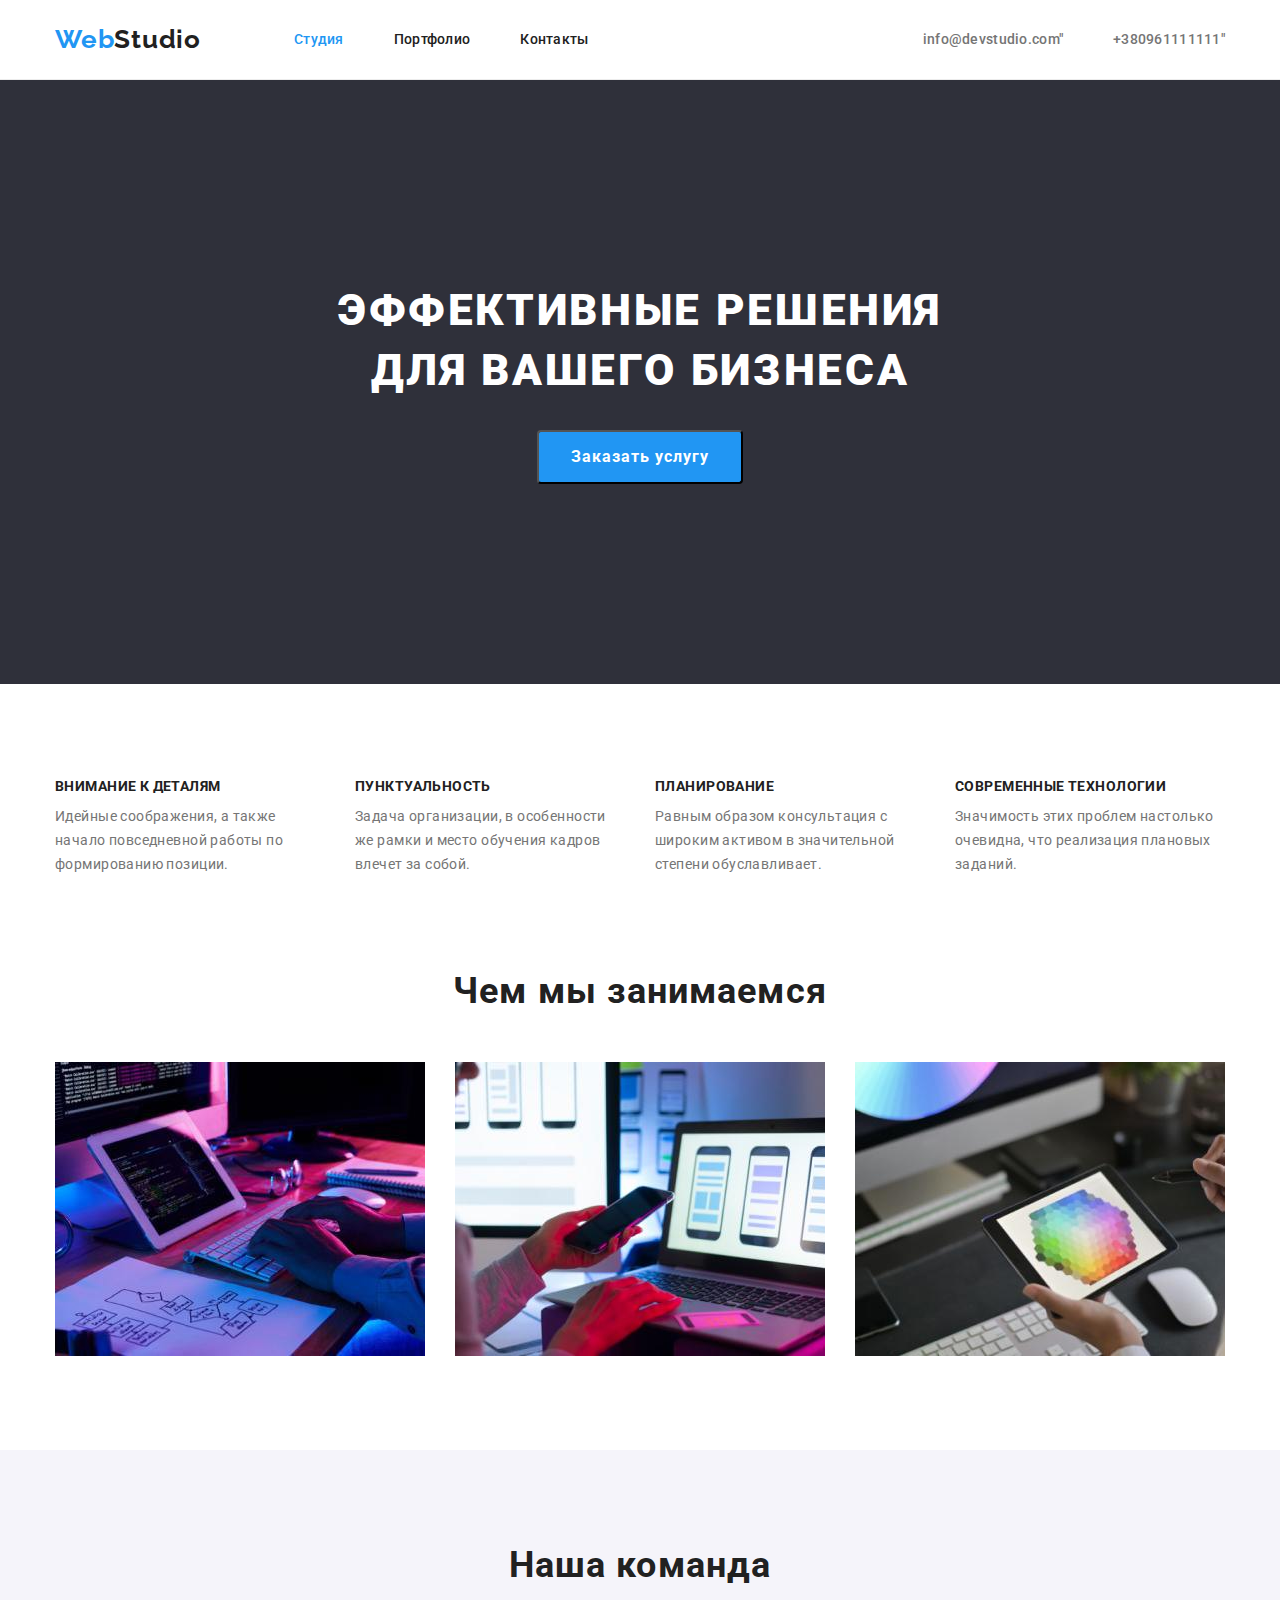
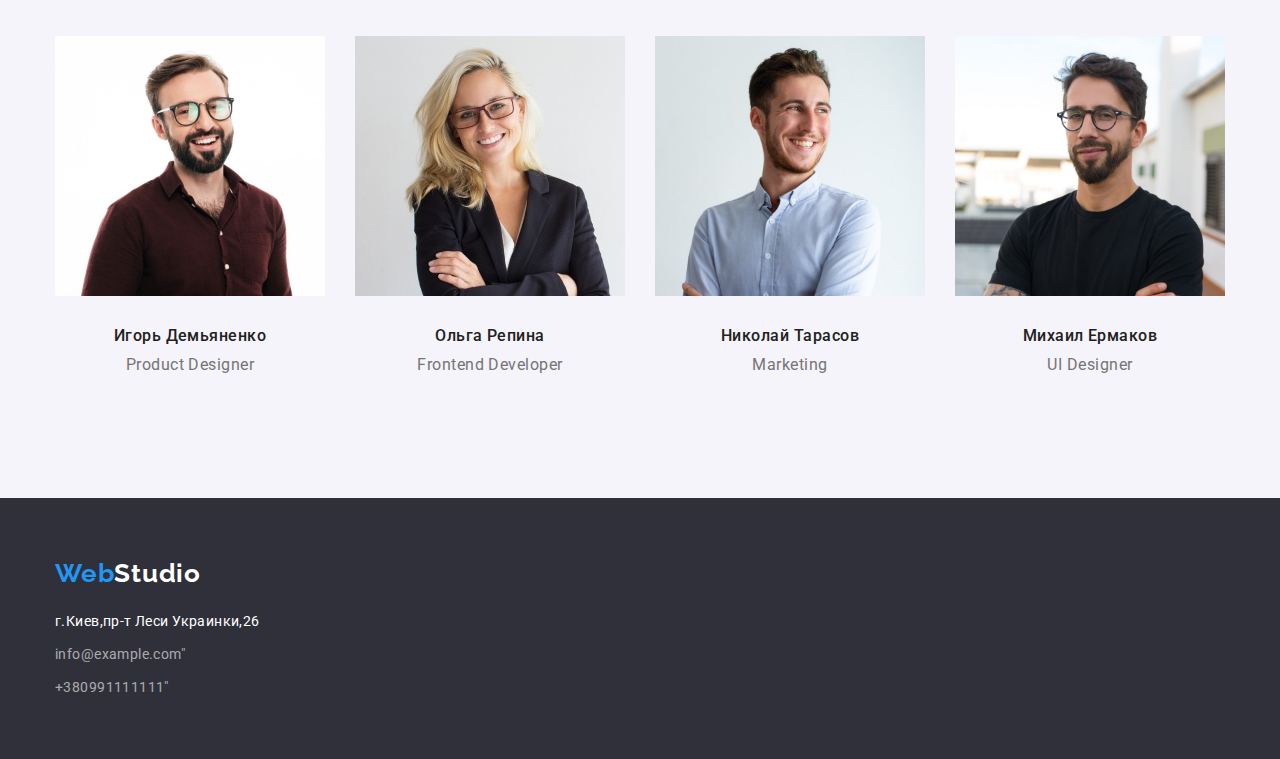
<file: index.html>
<!DOCTYPE html>
<html lang="en">
  <head>
    <meta charset="UTF-8" />
    <meta http-equiv="X-UA-Compatible" content="IE=edge" />
    <meta name="viewport" content="width=device-width, initial-scale=1.0" />
    <title>Document</title>
    <link rel="preconnect" href="https://fonts.googleapis.com" />
    <link rel="preconnect" href="https://fonts.gstatic.com" crossorigin />
    <link
      href="https://fonts.googleapis.com/css2?family=Raleway:wght@700&family=Roboto:wght@400;500;700;900&display=swap"
      rel="stylesheet"
    />
    <link rel="stylesheet" href="./css/modern-normalize.css" />
    <link rel="stylesheet" href="./css/styles.css" />
  </head>
  <body>
    <header class="header">
      <div class="container header-wrap">
        <nav class="nav">
          <a href="" class="header-logo logo"><span class="accent">Web</span>Studio</a>
          <ul class="nav-list list">
            <li class="nav-item">
              <a class="nav-link link current" href="./index.html">Студия</a>
            </li>
            <li class="nav-item">
              <a class="nav-link link" href="./portfolio.html">Портфолио</a>
            </li>
            <li class="nav-item">
              <a class="nav-link link" href="">Контакты</a>
            </li>
          </ul>
        </nav>
        <ul class="header-contacts list">
          <li class="header-contacts-mail">
            <a class="nav-auth-link link mail" href="mailto:info@devstudio.com"
              >info@devstudio.com"</a
            >
          </li>
          <li class="header-contacts-tel">
            <a class="nav-auth-link link tel" href="tel:++380961111111">+380961111111"</a>
          </li>
        </ul>
      </div>
    </header>
    <main>
      <section class="hero">
        <div class="container">
          <h1 class="hero-title">ЭФФЕКТИВНЫЕ РЕШЕНИЯ ДЛЯ ВАШЕГО БИЗНЕСА</h1>
          <button type="button" class="hero-btn">Заказать услугу</button>
        </div>
      </section>
      <section class="features section">
        <div class="container">
          <h2 class="visually-hidden">Наши преимущества</h2>
          <ul class="features-list list">
            <li class="features-item">
              <h3 class="features-title">ВНИМАНИЕ К ДЕТАЛЯМ</h3>
              <p class="features-text">
                Идейные соображения, а также начало повседневной работы по формированию позиции.
              </p>
            </li>
            <li class="features-item">
              <h3 class="features-title">ПУНКТУАЛЬНОСТЬ</h3>
              <p class="features-text">
                Задача организации, в особенности же рамки и место обучения кадров влечет за собой.
              </p>
            </li>
            <li class="features-item">
              <h3 class="features-title">ПЛАНИРОВАНИЕ</h3>
              <p class="features-text">
                Равным образом консультация с широким активом в значительной степени обуславливает.
              </p>
            </li>
            <li class="features-item">
              <h3 class="features-title">СОВРЕМЕННЫЕ ТЕХНОЛОГИИ</h3>
              <p class="features-text">
                Значимость этих проблем настолько очевидна, что реализация плановых заданий.
              </p>
            </li>
          </ul>
        </div>
      </section>
      <section class="about">
        <div class="container">
          <h2 class="about-title">Чем мы занимаемся</h2>
          <ul class="about-list list">
            <li class="about-item">
              <img
                src="./images/студия/img1.jpg"
                alt="person tiping on keyboard"
                width="370"
                height="294"
              />
            </li>
            <li class="about-item">
              <img
                src="./images/студия/img2.jpg"
                alt="person taking phone in left hand and typing by another hand"
                width="370"
                height="294"
              />
            </li>
            <li class="about-item">
              <img
                src="./images/студия/img3.jpg"
                alt="person painting some picture on ipad"
                width="370"
                height="294"
              />
            </li>
          </ul>
        </div>
      </section>
      <section class="team section">
        <div class="container">
          <h2 class="team-title">Наша команда</h2>
          <ul class="team-list list">
            <li class="team-item">
              <img
                src="./images/студия/ИгорьДемьяненко.jpg"
                alt="Игорь Демьяненко Product Designer"
                width="270"
              />
              <div class="team-content">
                <h3 class="team-names">Игорь Демьяненко</h3>
                <p class="team-position">Product Designer</p>
              </div>
            </li>
            <li class="team-item">
              <img
                src="./images/студия/ОльгаРепина.jpg"
                alt="Ольга Репина Frontend Developer"
                width="270"
              />
              <div class="team-content">
                <h3 class="team-names">Ольга Репина</h3>
                <p class="team-position">Frontend Developer</p>
              </div>
            </li>
            <li class="team-item">
              <img
                src="./images/студия/НиколайТарасов.jpg"
                alt="Николай Тарасов Marketing"
                width="270"
              />
              <div class="team-content">
                <h3 class="team-names">Николай Тарасов</h3>
                <p class="team-position">Marketing</p>
              </div>
            </li>
            <li class="team-item">
              <img
                src="./images/студия/МихаилЕрмаков.jpg"
                alt="Михаил Ермаков UI Designer"
                width="270"
              />
              <div class="team-content">
                <h3 class="team-names">Михаил Ермаков</h3>
                <p class="team-position">UI Designer</p>
              </div>
            </li>
          </ul>
        </div>
      </section>
    </main>
    <footer class="footer">
      <div class="container">
        <a href="" class="footer-logo logo"><span class="accent">Web</span>Studio</a>
        <address class="address">
          <ul class="list">
            <li class="footer-item">
              <a class="footer-address link" href="https://goo.gl/maps/13D3cSfwj88NWSxH7"
                >г.Киев,пр-т Леси Украинки,26</a
              >
            </li>
            <li class="footer-item">
              <a class="footer-link link" href="mailto:info@example.com">info@example.com"</a>
            </li>
            <li class="footer-item">
              <a class="footer-link link" href="tel:+380991111111">+380991111111"</a>
            </li>
          </ul>
        </address>
      </div>
    </footer>
  </body>
</html>
</file>
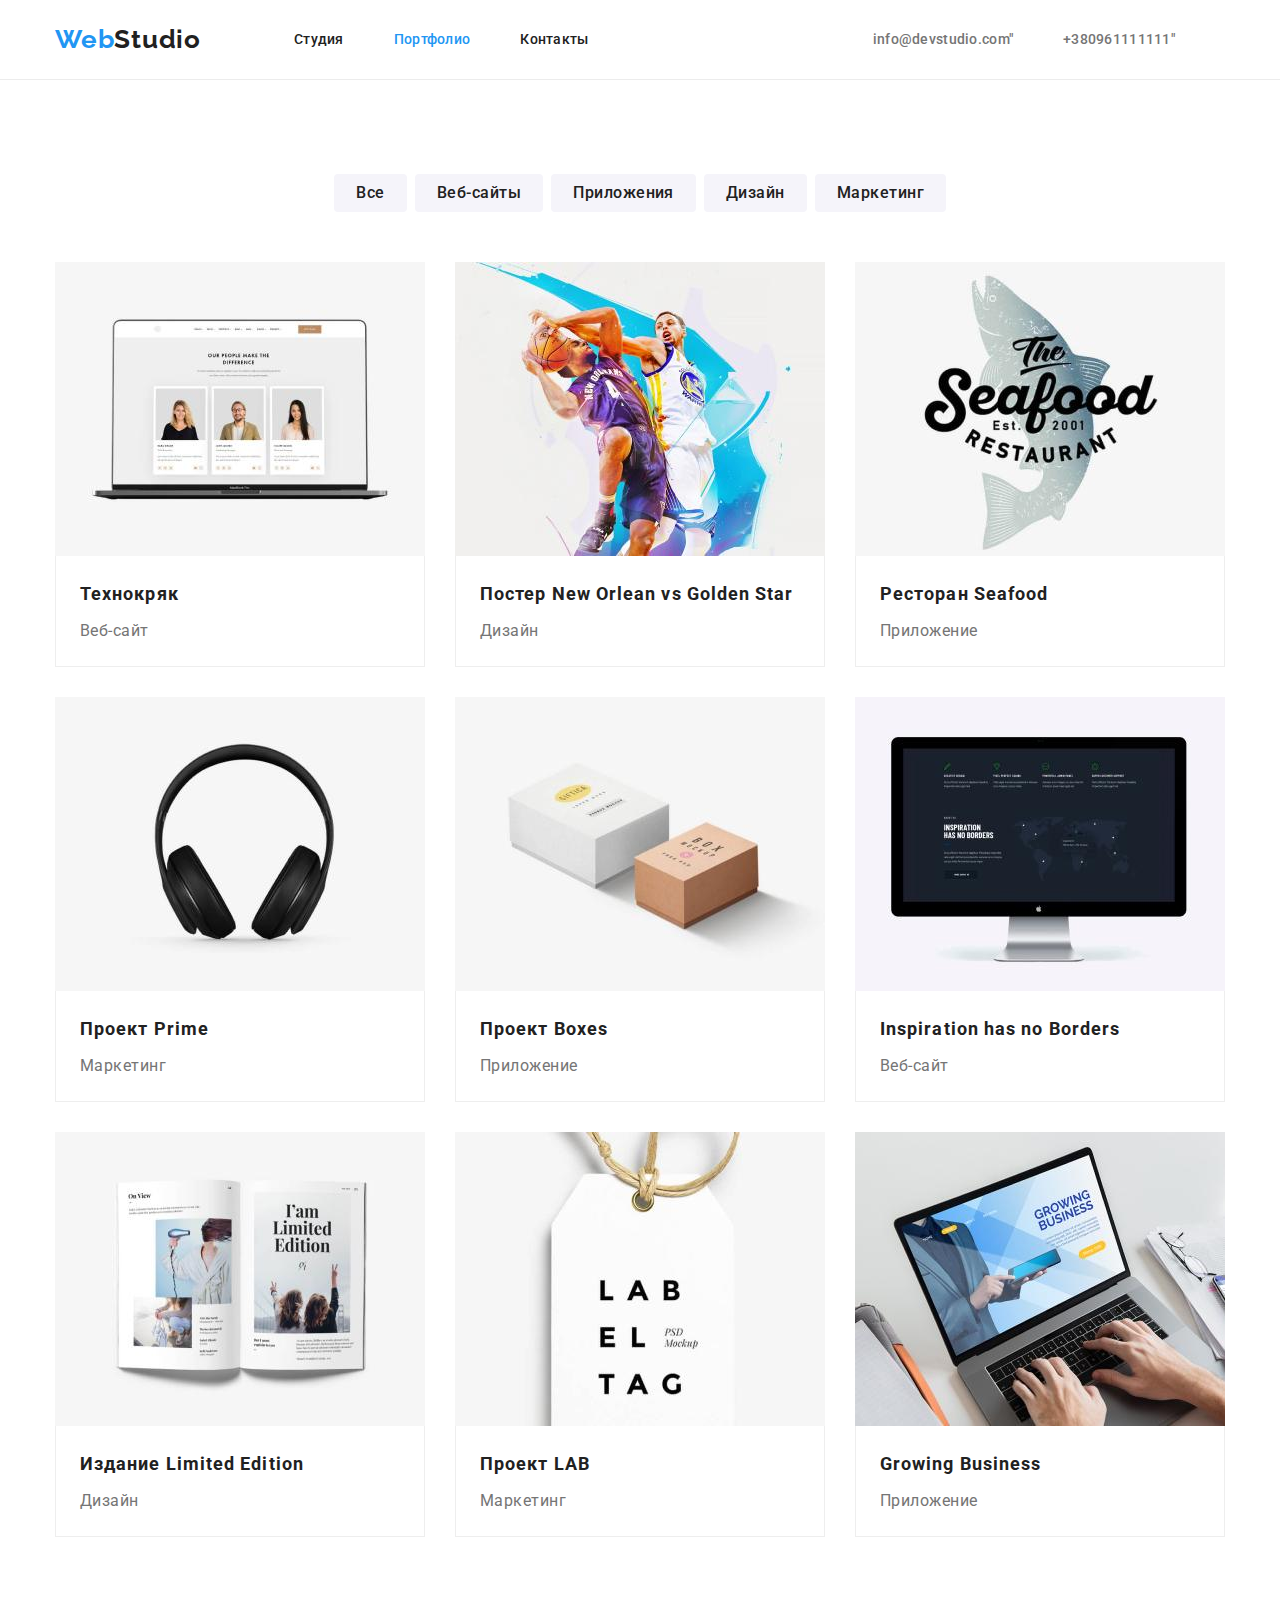
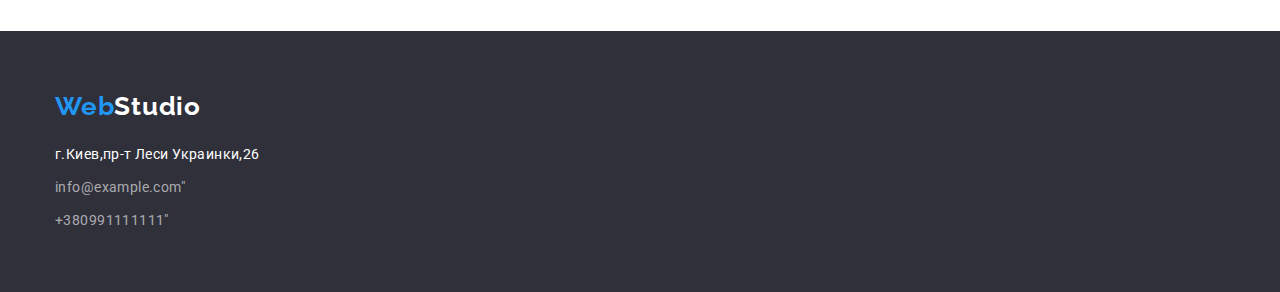
<file: portfolio.html>
<!DOCTYPE html>
<html lang="en">
  <head>
    <meta charset="UTF-8" />
    <meta http-equiv="X-UA-Compatible" content="IE=edge" />
    <meta name="viewport" content="width=device-width, initial-scale=1.0" />
    <title>Document</title>
    <link rel="preconnect" href="https://fonts.googleapis.com" />
    <link rel="preconnect" href="https://fonts.gstatic.com" crossorigin />
    <link
      href="https://fonts.googleapis.com/css2?family=Raleway:wght@700&family=Roboto:wght@400;500;700;900&display=swap"
      rel="stylesheet"
    />
    <link rel="stylesheet" href="./css/modern-normalize.css" />
    <link rel="stylesheet" href="./css/styles.css" />
  </head>
  <body>
    <header class="header">
      <div class="container header-wrap">
        <nav class="nav">
          <a href="" class="header-logo logo"><span class="accent">Web</span>Studio</a>
          <ul class="nav-list list">
            <li class="nav-item">
              <a class="nav-link link" href="./index.html">Студия</a>
            </li>
            <li class="nav-item">
              <a class="nav-link link current" href="./portfolio.html">Портфолио</a>
            </li>
            <li class="nav-item">
              <a class="nav-link link" href="">Контакты</a>
            </li>
          </ul>
        </nav>
        <ul class="header-contacts list">
          <li class="header-contacts-mail">
            <a class="nav-auth-link link mail" href="mailto:info@devstudio.com"
              >info@devstudio.com"</a
            >
          </li>
          <li class="header-contacts-mail">
            <a class="nav-auth-link link tel" href="tel:++380961111111">+380961111111"</a>
          </li>
        </ul>
      </div>
    </header>
    <main>
      <section class="section">
        <div class="container">
          <h1 class="visually-hidden">Примеры работ</h1>
          <ul class="filter list">
            <li><button type="button" class="filter-button">Все</button></li>
            <li><button type="button" class="filter-button">Веб-сайты</button></li>
            <li><button type="button" class="filter-button">Приложения</button></li>
            <li><button type="button" class="filter-button">Дизайн</button></li>
            <li><button type="button" class="filter-button">Маркетинг</button></li>
          </ul>
          <ul class="projects list">
            <li class="project-item">
              <img src="./images/портфолио/img1.jpg" alt="Технокряк" width="370" />
              <div class="project-content">
                <h2 class="project-title">Технокряк</h2>
                <p class="project-text">Веб-сайт</p>
              </div>
            </li>
            <li class="project-item">
              <img
                src="./images/портфолио/img2.jpg"
                alt="Постер New Orlean vs Golden Star"
                width="370"
              />
              <div class="project-content">
                <h2 class="project-title">Постер New Orlean vs Golden Star</h2>
                <p class="project-text">Дизайн</p>
              </div>
            </li>
            <li class="project-item">
              <img src="./images/портфолио/img3.jpg" alt="Ресторан Seafood" width="370" />
              <div class="project-content">
                <h2 class="project-title">Ресторан Seafood</h2>
                <p class="project-text">Приложение</p>
              </div>
            </li>
            <li class="project-item">
              <img src="./images/портфолио/img4.jpg" alt="Проект Prime" width="370" />
              <div class="project-content">
                <h2 class="project-title">Проект Prime</h2>
                <p class="project-text">Маркетинг</p>
              </div>
            </li>
            <li class="project-item">
              <img src="./images/портфолио/img5.jpg" alt="Проект Boxes" width="370" />
              <div class="project-content">
                <h2 class="project-title">Проект Boxes</h2>
                <p class="project-text">Приложение</p>
              </div>
            </li>
            <li class="project-item">
              <img src="./images/портфолио/img6.jpg" alt="Inspiration has no Borders" width="370" />
              <div class="project-content">
                <h2 class="project-title">Inspiration has no Borders</h2>
                <p class="project-text">Веб-сайт</p>
              </div>
            </li>
            <li class="project-item">
              <img src="./images/портфолио/img7.jpg" alt="Издание Limited Edition" width="370" />
              <div class="project-content">
                <h2 class="project-title">Издание Limited Edition</h2>
                <p class="project-text">Дизайн</p>
              </div>
            </li>
            <li class="project-item">
              <img src="./images/портфолио/img8.jpg" alt="Проект LAB" width="370" />
              <div class="project-content">
                <h2 class="project-title">Проект LAB</h2>
                <p class="project-text">Маркетинг</p>
              </div>
            </li>
            <li class="project-item">
              <img src="./images/портфолио/img9.jpg" alt="Growing Business" width="370" />
              <div class="project-content">
                <h2 class="project-title">Growing Business</h2>
                <p class="project-text">Приложение</p>
              </div>
            </li>
          </ul>
        </div>
      </section>
    </main>
    <footer class="footer">
      <div class="container">
        <a href="" class="footer-logo logo"><span class="accent">Web</span>Studio</a>
        <address class="address">
          <ul class="list">
            <li class="footer-item">
              <a class="footer-address link" href="https://goo.gl/maps/13D3cSfwj88NWSxH7"
                >г.Киев,пр-т Леси Украинки,26</a
              >
            </li>
            <li class="footer-item">
              <a class="footer-link link" href="mailto:info@example.com">info@example.com"</a>
            </li>
            <li class="footer-item">
              <a class="footer-link link" href="tel:+380991111111">+380991111111"</a>
            </li>
          </ul>
        </address>
      </div>
    </footer>
  </body>
</html>
</file>
<file: css/styles.css>
:root {
  --card-set-gap: 30px;
  --section-padding-bottom: 94px;
  --section-padding-top: 94px;
  --title-text-color: #212121;
  --text-color: #757575;
  --background-hero-color: #2f303a;
  --hero-tytle-color: #ffffff;
  --hero-btn-texr-color: #ffffff;
  --hero-btn-background-color: #2196f3;
  --accent-color: #2196f3;
  --background-color: #ffffff;
  --additional-font-color: #ffffff;
  --button-background-color: #f5f4fa;
  --footer-background-color: #2f303a;
  --footer-text-color: rgba(255, 255, 255, 0.6);
}

p,
h1,
h2,
h3,
h4,
h5,
h6 {
  margin: 0;
}

ul {
  margin: 0;
  padding: 0;
}

img {
  display: block;
}

body {
  font-family: 'Roboto', sans-serif;

  color: var(--text-color);
  background-color: var(--background-color);
}

.container {
  width: 1200px;
  padding-left: 15px;
  padding-right: 15px;
  margin-left: auto;
  margin-right: auto;
}

.section {
  padding-top: var(--section-padding-top);
  padding-bottom: var(--section-padding-bottom);
}

.visually-hidden {
  position: absolute;
  white-space: nowrap;
  width: 1px;
  height: 1px;
  overflow: hidden;
  border: 0;
  padding: 0;
  clip: rect(0 0 0 0);
  clip-path: inset(50%);
  margin: -1px;
}

.list {
  list-style: none;
}

/*--------------HEADER------------*/
.header {
  padding-top: 24px;
  padding-bottom: 24px;
  border-bottom: 1px solid #ececec;
}

.header-wrap {
  display: flex;
  align-items: center;
}

.logo {
  text-decoration: none;
  font-family: Raleway, sans-serif;
  font-weight: 700;
  font-size: 26px;
  line-height: 1.2;
  letter-spacing: 0.03em;

  color: var(--title-text-color);
}

.header-logo {
  margin-right: 93px;
}

.accent {
  color: var(--accent-color);
}

.link {
  text-decoration-line: none;
}

.link:hover,
.link:focus {
  color: var(--accent-color);
}

.nav-list {
  display: flex;
  align-items: center;
}

.nav {
  display: flex;
}

.nav-link {
  text-decoration: none;
  font-family: inherit;
  font-weight: 500;
  font-size: 14px;
  line-height: 1.14;
  letter-spacing: 0.02em;

  color: var(--title-text-color);
}

.nav-item + .nav-item {
  margin-left: 50px;
}

.header-contacts {
  display: flex;
  margin-left: auto;
}

.nav-auth-link {
  font-weight: 500;
  font-size: 14px;
  line-height: 1.14;
  letter-spacing: 0.02em;

  color: var(--text-color);
}

.header-contacts-mail {
  margin-right: 50px;
}

.current {
  color: var(--accent-color);
}

/*---------------MAIN----------------------
/* ---------------hero------------------------ */
.hero {
  padding-top: 200px;
  padding-bottom: 200px;
  text-align: center;

  background-color: var(--background-hero-color);
}
.hero-title {
  margin-left: auto;
  margin-right: auto;

  width: 696px;
  font-weight: 900;
  font-size: 44px;
  line-height: calc(60 / 44);
  text-align: center;
  letter-spacing: 0.06em;
  text-transform: uppercase;

  color: var(--hero-tytle-color);
}
.hero-btn {
  border-radius: 4px;
  padding: 10px 32px;
  margin-top: 30px;
  min-width: 200px;

  cursor: pointer;
  font-family: inherit;
  font-weight: 700;
  font-size: 16px;
  line-height: calc(30 / 16);
  letter-spacing: 0.06em;

  background-color: var(--hero-btn-background-color);
  color: var(--hero-btn-texr-color);
}

/* -------------------features---------------- */
.features-list {
  display: flex;
}
.features-item {
  max-width: 270px;
}

.features-item:not(:last-child) {
  margin-right: var(--card-set-gap);
}

.features-title {
  margin-bottom: 10px;

  font-weight: 700;
  font-size: 14px;
  line-height: calc(16 / 14);
  letter-spacing: 0.03em;
  text-transform: uppercase;

  color: var(--title-text-color);
}

.features-text {
  font-size: 14px;
  line-height: calc(24 / 14);
  letter-spacing: 0.03em;

  color: var(--text-color);
}

/* -----------------section about------------ */
.about {
  padding-bottom: var(--section-padding-bottom);
}

.about-list {
  display: flex;
}

.about-item:not(:last-child) {
  margin-right: var(--card-set-gap);
}

.about-title {
  margin-bottom: 50px;

  font-weight: 700;
  font-size: 36px;
  line-height: calc(42 / 36);
  text-align: center;
  letter-spacing: 0.03em;

  color: var(--title-text-color);
}

/* ------------------наша команда----------------- */
.team {
  background-color: #f5f4fa;
}

.team-title {
  margin-bottom: 50px;

  font-weight: 700;
  font-size: 36px;
  line-height: calc(42 / 36);
  text-align: center;
  letter-spacing: 0.03em;

  color: var(--title-text-color);
}
.team-list {
  display: flex;
}

.team-item {
  border-radius: 0px 0px 4px 4px;
}

.team-item:not(:last-child) {
  margin-right: var(--card-set-gap);
}

.team-names {
  font-weight: 500;
  font-size: 16px;
  line-height: calc(19 / 16);
  letter-spacing: 0.03em;
  text-align: center;

  color: var(--title-text-color);
}
.team-position {
  margin-top: 10px;
  font-size: 16px;
  line-height: calc(19 / 16);
  letter-spacing: 0.03em;
  text-align: center;

  color: var(--text-color);
}

.team-content {
  padding-top: 30px;
  padding-bottom: 30px;
}

/*------------------ buttons----------------- */
.filter {
  display: flex;
  justify-content: center;
  margin-bottom: 50px;
}

.filter li:not(:last-child) {
  margin-right: 8px;
}

.filter-button {
  border-radius: 4px;
  border: transparent;
  padding: 6px 22px;
  min-width: 73px;

  cursor: pointer;
  font-family: inherit;
  font-weight: 500;
  font-size: 16px;
  line-height: calc(26 / 16);
  letter-spacing: 0.03em;

  color: var(--title-text-color);
  background-color: var(--button-background-color);
}

.filter-button:hover,
.filter-button:focus {
  color: var(--additional-font-color);
  background-color: var(--accent-color);
}
/* ---------------примеры работ  projects------------- */
.projects {
  display: flex;
  flex-wrap: wrap;
}
.project-item {
  flex-basis: calc((100% - 60px) / 3);
  margin-right: 30px;
  margin-bottom: 30px;
}

.project-item:nth-child(3n) {
  margin-right: 0;
}

.project-item:nth-last-child(-n + 3) {
  margin-bottom: 0;
}

.project-title {
  margin-bottom: 4px;
  font-weight: 700;
  font-size: 18px;
  line-height: calc(36 / 18);
  letter-spacing: 0.06em;

  color: var(--title-text-color);
}
.project-text {
  font-size: 16px;
  line-height: calc(30 / 16);
  letter-spacing: 0.03em;

  color: var(--text-color);
}

.project-content {
  padding: 20px 24px;
  border: 1px solid #eeeeee;
  border-top: none;
}

/*----------------- FOOTER--------------- */

.footer {
  padding-top: 60px;
  padding-bottom: 60px;

  font-style: normal;
  font-size: 14px;
  line-height: calc(24 / 14);
  letter-spacing: 0.03em;

  background-color: var(--footer-background-color);
}

.footer-logo {
  color: var(--additional-font-color);
}

.address {
  margin-top: 20px;
}

.footer-link {
  font-style: normal;

  color: var(--footer-text-color);
}

.footer-item:not(:last-child) {
  margin-bottom: 9px;
}

.footer-address {
  font-style: normal;

  color: var(--additional-font-color);
}
</file>
